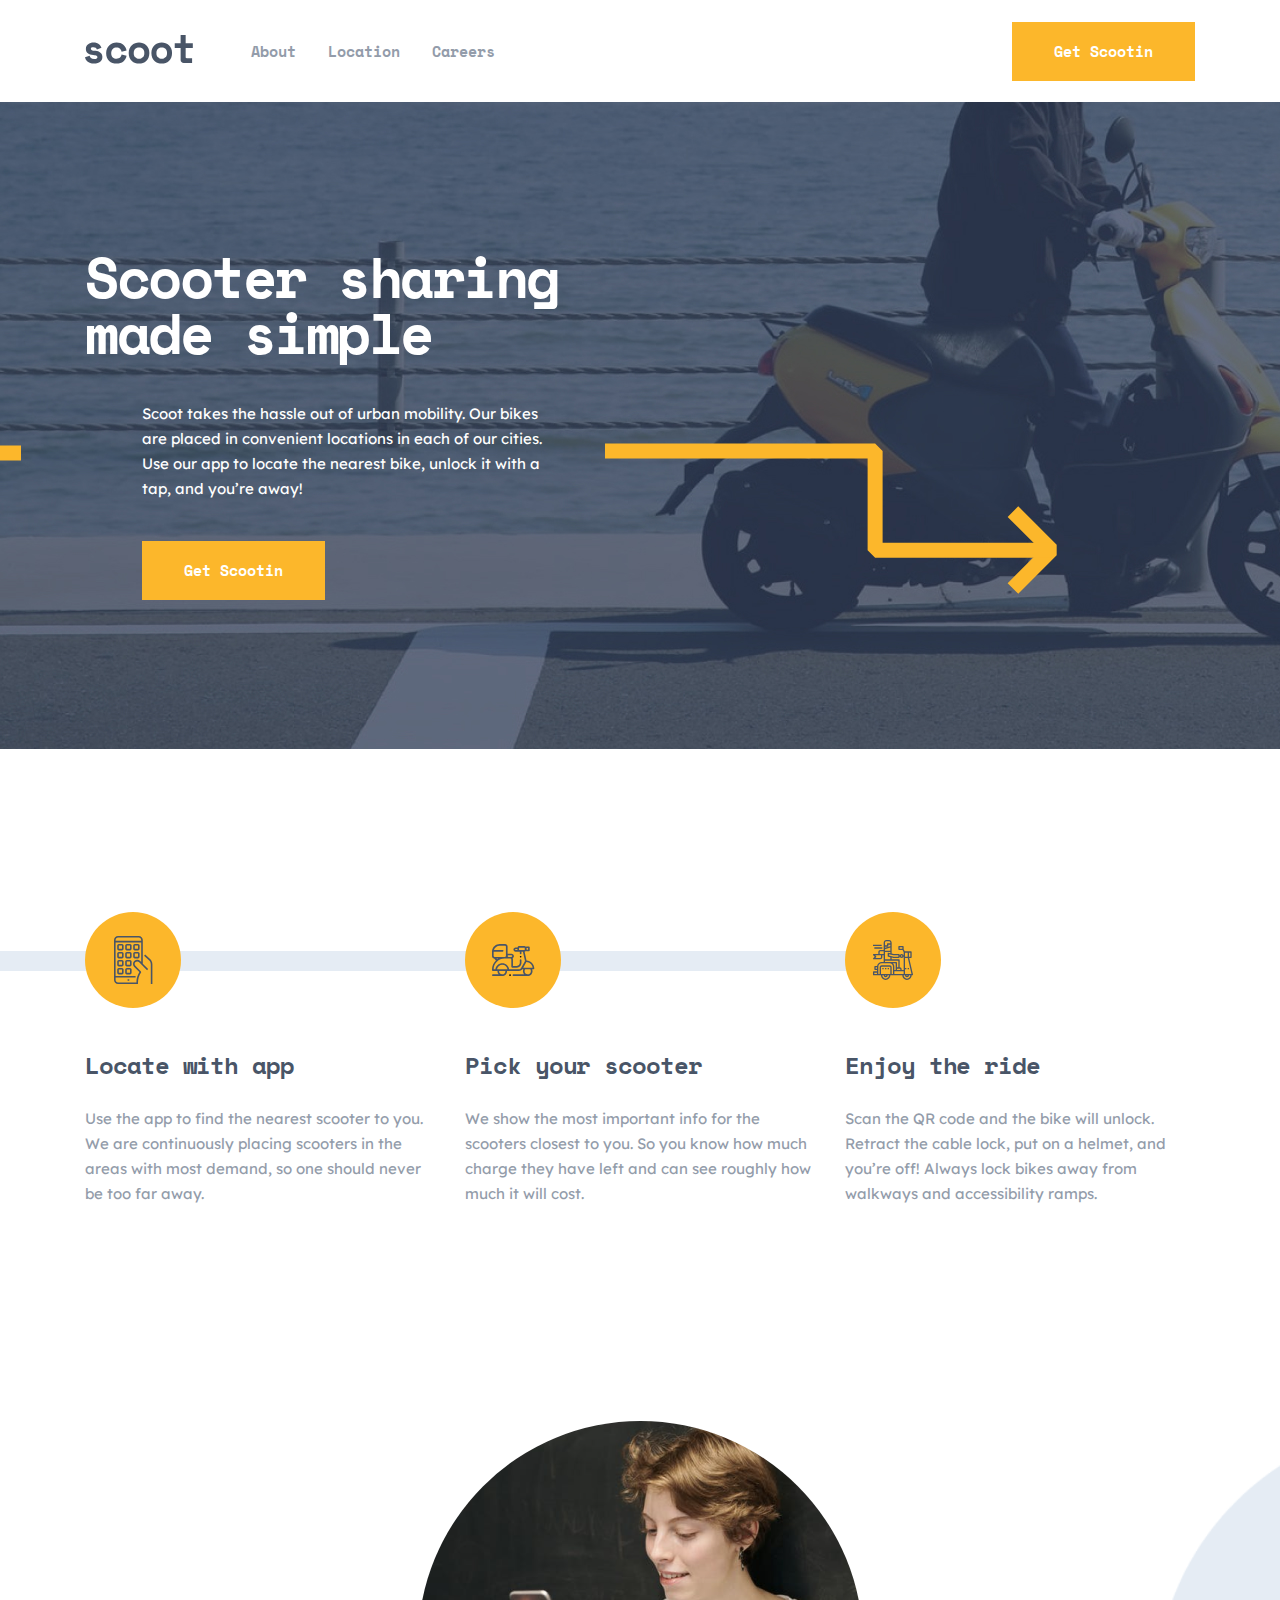
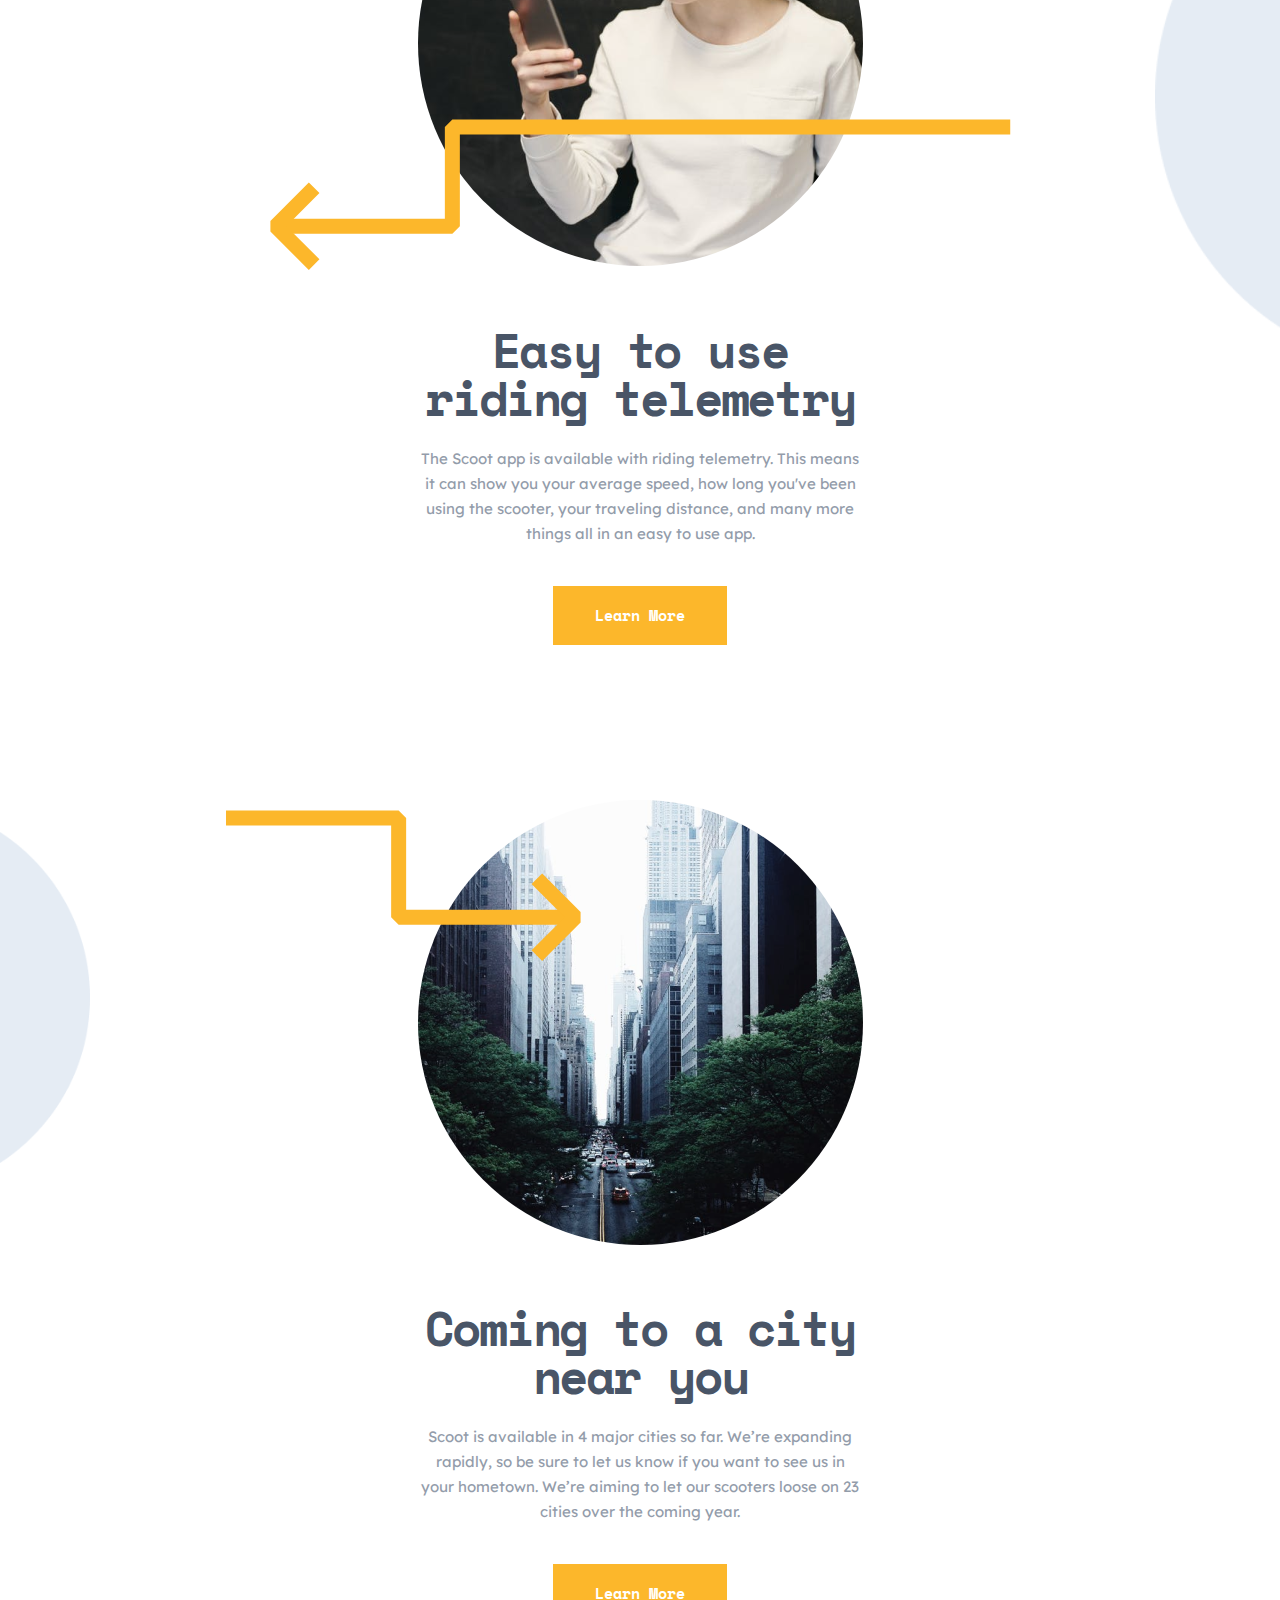
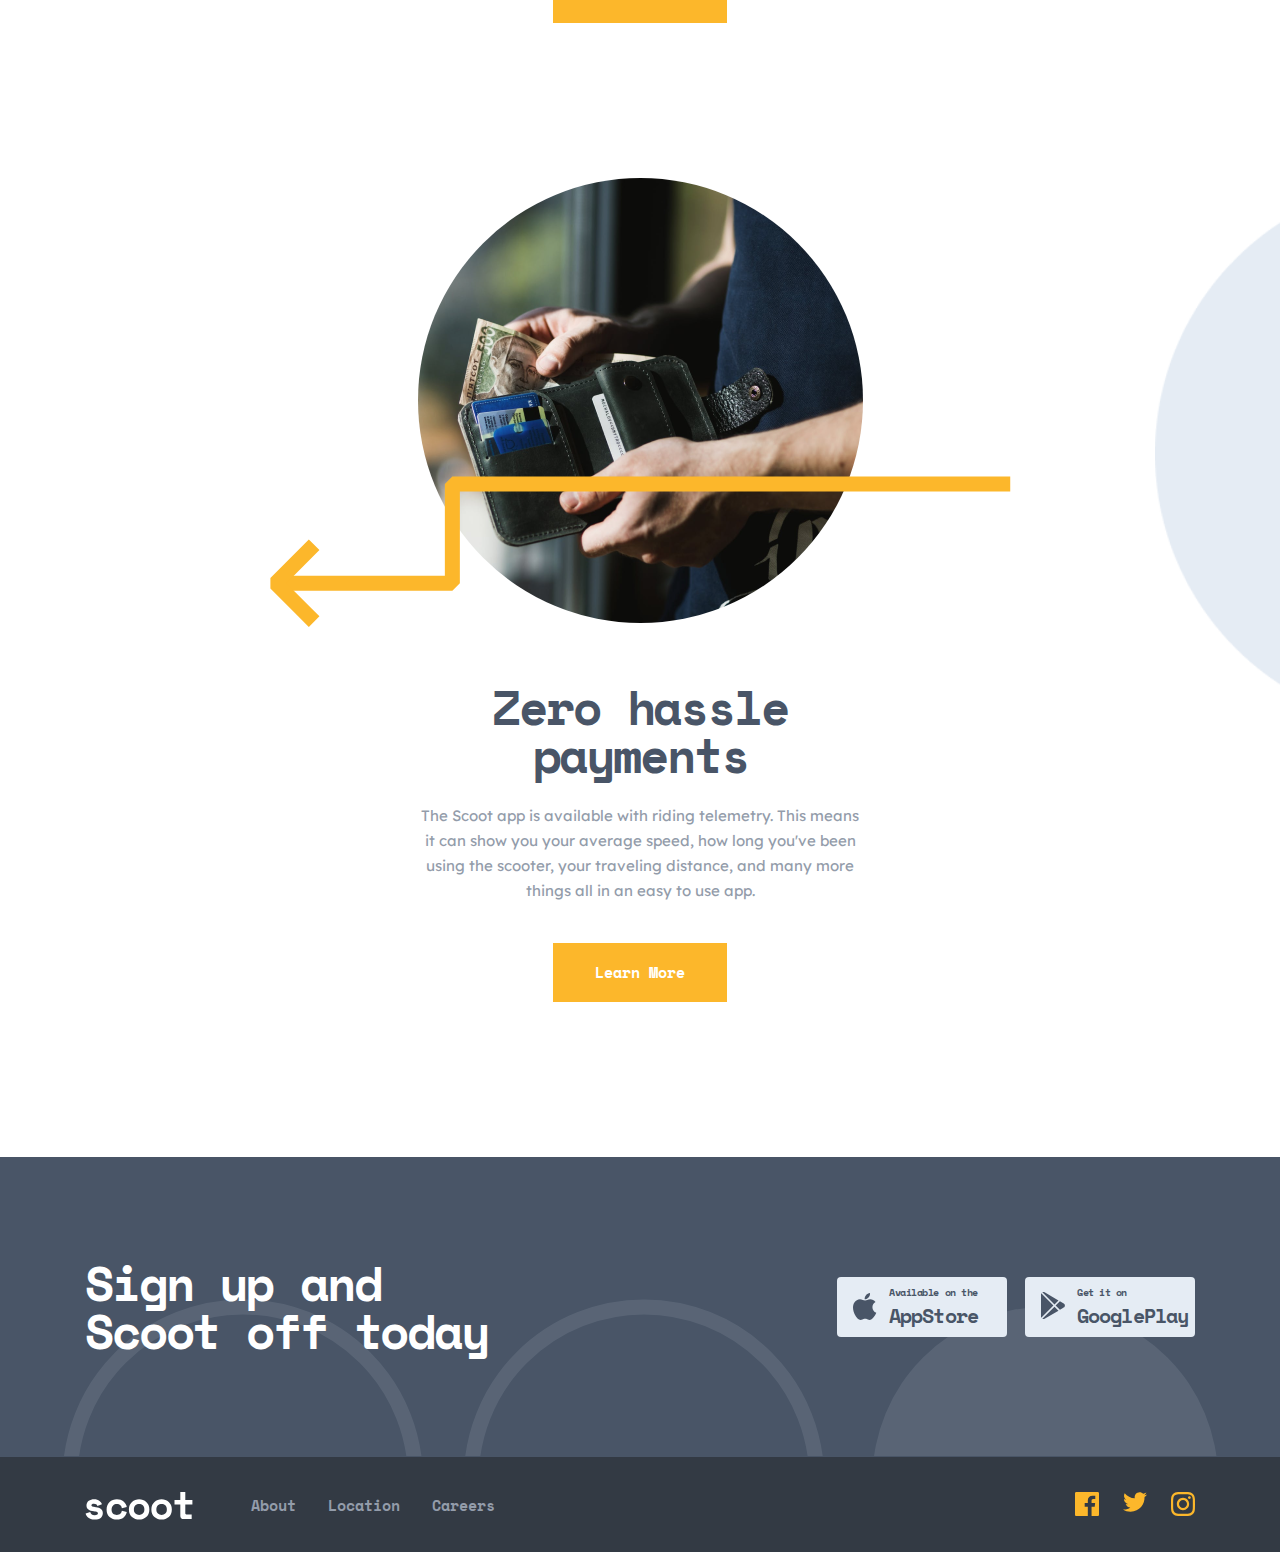
<file: index.html>
<!DOCTYPE html>
<html lang="en">

<head>
  <meta charset="UTF-8">
  <meta http-equiv="X-UA-Compatible" content="IE=edge">
  <meta name="viewport" content="width=device-width, initial-scale=1.0">
  <title>Dars-9</title>
  <link rel="stylesheet" href="./css/main.css">
</head>

<body>
  <header class="site-header">
    <div class="container site-header__container ">
      <div class="site-header__content">
        <button class="site-header__button">
          <img class="site-header__line" src="img/burger.svg" alt="burger" width="20" height="16">
          <img class="site-header__cross" src="img/burger-cross.svg" alt="burger-cross" width="18" height="18">
        </button>
        <a class="site-header__logo-wrap" href="#">
          <img class="site-header__logo" src="img/site-logo.svg" alt="logo" width="108" height="29">
        </a>
        <nav class="site-header__nav">
          <ul class="site-header__list">
            <li class="site-header__item">
              <a href="#" class="site-header__link">About</a>
            </li>
            <li class="site-header__item">
              <a href="#" class="site-header__link">Location</a>
            </li>
            <li class="site-header__item">
              <a href="#" class="site-header__link site-header__link--yellow">Careers</a>
            </li>
          </ul>
        </nav>
      </div>
      <a href="#" class="button site-header__main-link">Get Scootin</a>
    </div>
  </header>
  
  <main class="main">
    <h1 class="visually-hidden">Scooter</h1>
    <section class="hero hero__inner-container ">
      <div class="hero__container container">
        <div class="hero__wrapper ">
          <h2 class="hero__heading">Scooter sharing made simple</h2>
          <p class="hero__txt">
            Scoot takes the hassle out of urban mobility. Our bikes are placed in convenient locations in each of our
            cities. Use our app to locate the nearest bike,
            unlock it with a tap, and you’re away!
          </p>
          <a href="#" class="hero__btn button">Get Scootin</a>
        </div>
      </div>
    </section>
    
    <section class="step">
      <div class="step__container container">
        <ul class="step__list">
          <li class="step__item">
            <div class="step__item-img-wrap">
              <img class="step__item-img" src="img/phone.svg" alt="" width="96" height="96">
            </div>
            <h3 class="step__heading">Locate with app</h3>
            <p class="step__txt">
              Use the app to find the nearest scooter to you. We are continuously placing scooters
              in the areas with most demand, so one should never be too far away.
            </p>

          </li>
          <li class="step__item">
            <div class="step__item-img-wrap">
              <img class="step__item-img" src="img/moto.svg" alt="" width="96" height="96">
            </div>
            <h3 class="step__heading">Pick your scooter</h3>
            <p class="step__txt">
              We show the most important info for the scooters closest to you. So you know how much
              charge they have left and can see roughly how much it will cost.
            </p>
          </li>
          <li class="step__item">
            <div class="step__item-img-wrap">
              <img class="step__item-img" src="img/man.svg" alt="" width="96" height="96">
            </div>
            <h3 class="step__heading">Enjoy the ride</h3>
            <p class="step__txt">
              Scan the QR code and the bike will unlock. Retract the cable lock, put on a helmet, and you’re off!
              Always lock bikes away from walkways and accessibility ramps.
            </p>
          </li>
        </ul>
      </div>
    </section>
    
    <section class="use">
      <div class="use__container container">
        <div class="use__inner">
          <div class="use__content">
            <h2 class="use__heading">Easy to use riding telemetry</h2>
            <p class="use__txt">
              The Scoot app is available with riding telemetry. This means it can show you your average speed, how long
              you've been using the scooter,
              your traveling distance, and many more things all in an easy to use app.
            </p>
            <a href="#" class="button use__btn">Learn More</a>
          </div>
          <div class="use__img-wrapper">
            <img class="use__girl" src="img/last.png" alt="girl" width="445" height="445" srcset="img/opa@1x.png 1x , img/opa@2x.png 2x">
          </div>
          <div class="use__img-circle">
            <img class="use__mask" src="./img/Mask.png" alt="" width="125px">
          </div>
        </div>
        <div class="use__inner">
          <div class="use__img-wrapper">
            <img class="use__girl" src="img/tabiat.png" alt="girl" width="445" height="445" srcset="img/tabiatjon@1x.png 1x , img/tabiatjon@2x.png 2x">
          </div>
          <div class="use__img-circle">
            <img class="use__mask" src="./img/Maskk.png" alt="" width="125px">
          </div>
          <div class="use__content">
            <h2 class="use__heading">Coming to a city near you</h2>
            <p class="use__txt">
              Scoot is available in 4 major cities so far. We’re expanding rapidly, so be sure to let us know if you want to see us in your hometown. We’re aiming 
              to let our scooters loose on 23 cities over the coming year.
            </p>
            <a href="#" class="button use__btn">Learn More</a>
          </div>
        </div>
        <div class="use__inner">
          <div class="use__content">
            <h2 class="use__heading">Zero hassle payments</h2>
            <p class="use__txt">
              The Scoot app is available with riding telemetry. This means it can show you your average speed, how long
              you've been using the scooter,
              your traveling distance, and many more things all in an easy to use app.
            </p>
            <a href="#" class="button use__btn">Learn More</a>
          </div>
          <div class="use__img-wrapper">
            <img class="use__girl" src="img/dumaloqrasm.png" alt="girl" width="445" height="445" srcset="img/kashlok@1x.png 1x , img/kashlok@2x.png 2x">
          </div>
          <div class="use__img-circle">
            <img class="use__mask" src="./img/Mask.png" alt="" width="125px">
          </div>
        </div>
      </div>
    </section>
    
    <section class="sign-up">
      <div class="sign-up__container container">
        <h2 class="sign-up__heading">Sign up and Scoot off today</h2>
        <div class="sign-up__content">
          <a href="#" class="sign-up__link">
            <img src="img/apple.svg" alt="" width="24" height="21">
            <span class="sign-up__span">
              <p class="sign-up__link-txt">Available on the</p>
              <p class="sign-up__link--desc">AppStore</p>
            </span>
            <a href="#" class="sign-up__link">
              <img src="img/playmarket.svg" alt="" width="24" height="21">
              <div class="sign-up__span">
                <p class="sign-up__link-txt">Get it on</p>
                <p class="sign-up__link--desc">GooglePlay</p>
              </div>
            </a>
          </a>
        </div>
      </div>  
    </section>
  </main>
  
  <footer class="footer">
    <div class="footer_container container">
      <div class="footer__helper">
        <img class="footer__logo" src="img/logowhite.svg" alt="" width="108" height="29">
        <nav class="footer__nav">
          <ul class="footer__list">
            <li class="footer__item">
              <a href="#" class="footer__link">About</a>
            </li>
            <li class="footer__item">
              <a href="#" class="footer__link">Location</a>
            </li>
            <li class="footer__item">
              <a href="#" class="footer__link">Careers</a>
            </li>
          </ul>
        </nav>
      </div>
      <ul class="footer-social__network">
        <li class="footer-social__item">
          <a href="#" class="footer-social__wrapper">
            <img src="img/facebook.svg" alt="" width="24" height="24">
          </a>
        </li>
        <li class="footer-social__item">
          <a href="#" class="footer-social__wrapper">
            <img src="img/twitter.svg" alt="" width="24" height="24">
          </a>
        </li>
        <li class="footer-social__item">
          <a href="#" class="footer-social__wrapper">
            <img src="img/instagram.svg" alt="" width="24" height="24">
          </a>
        </li>
      </ul>
    </div>
  </footer>
  <script src="js/main.js"></script>
</body>

</html>
</file>
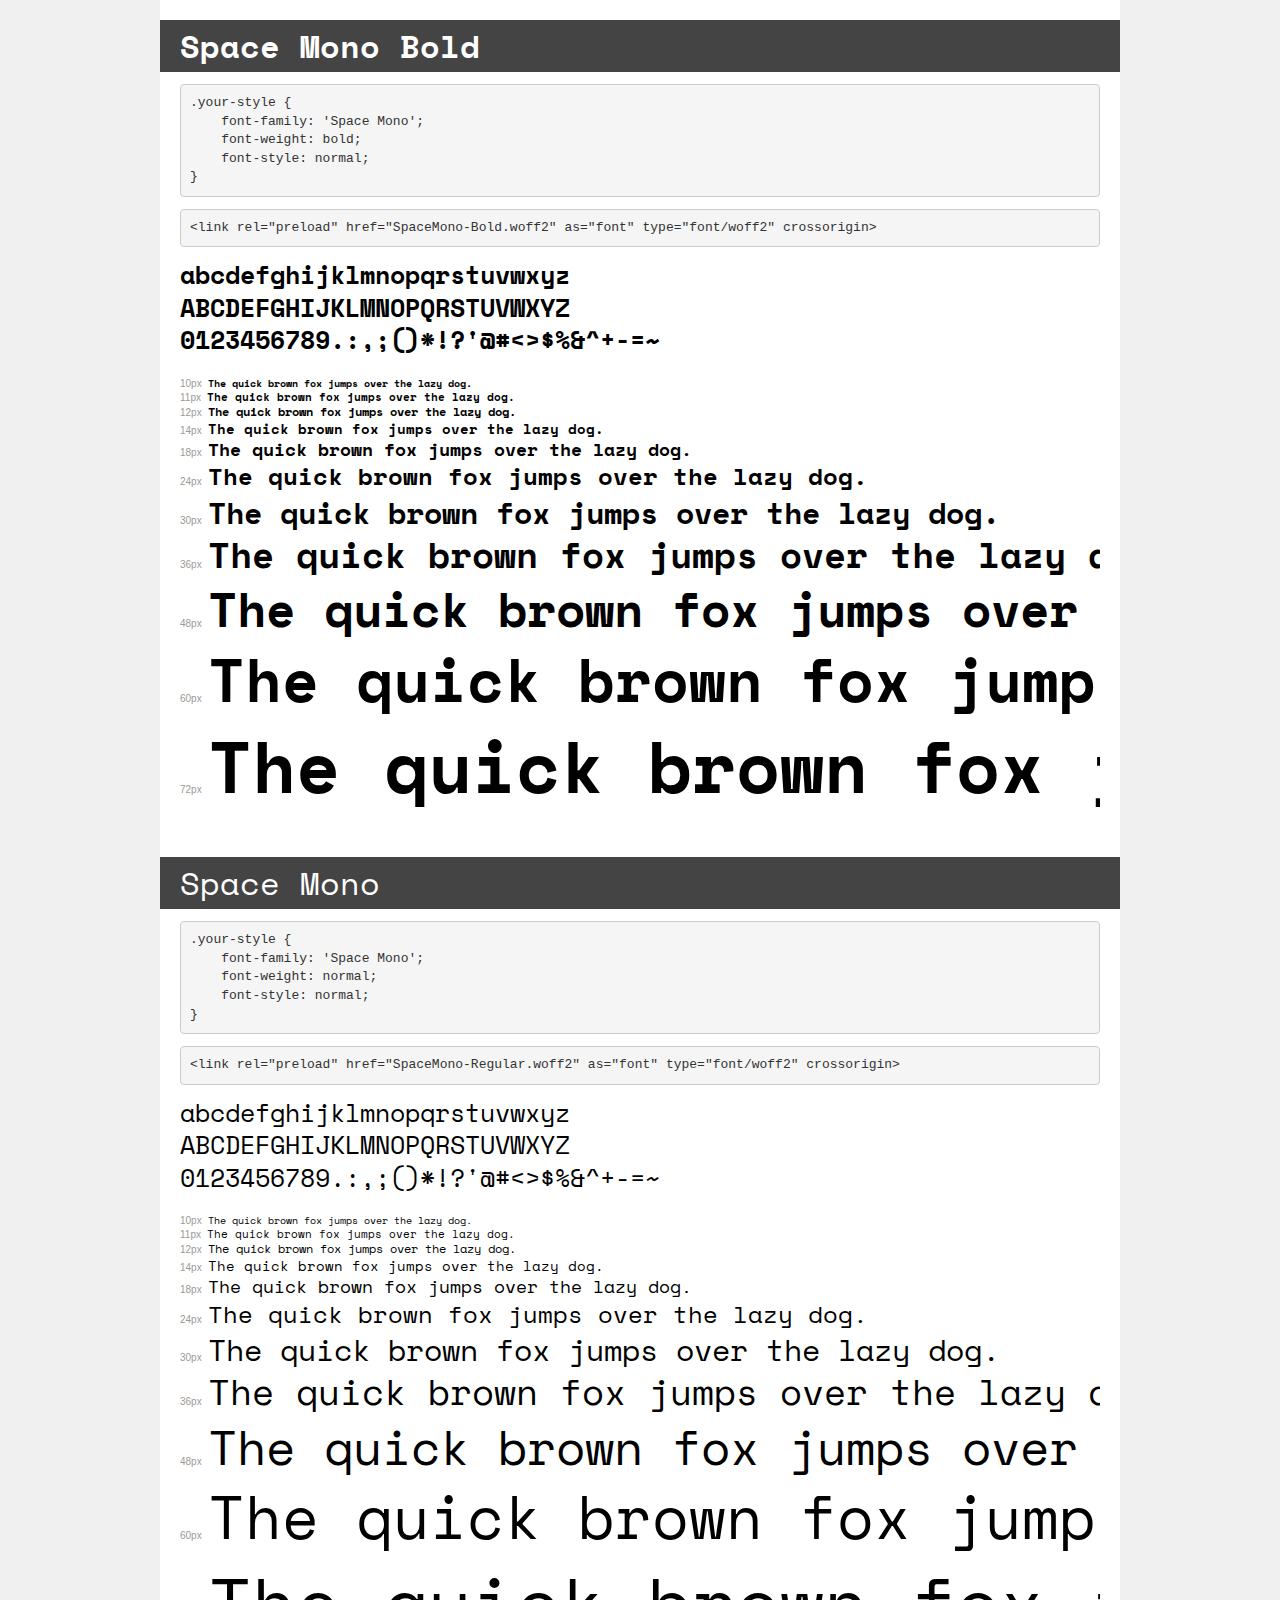
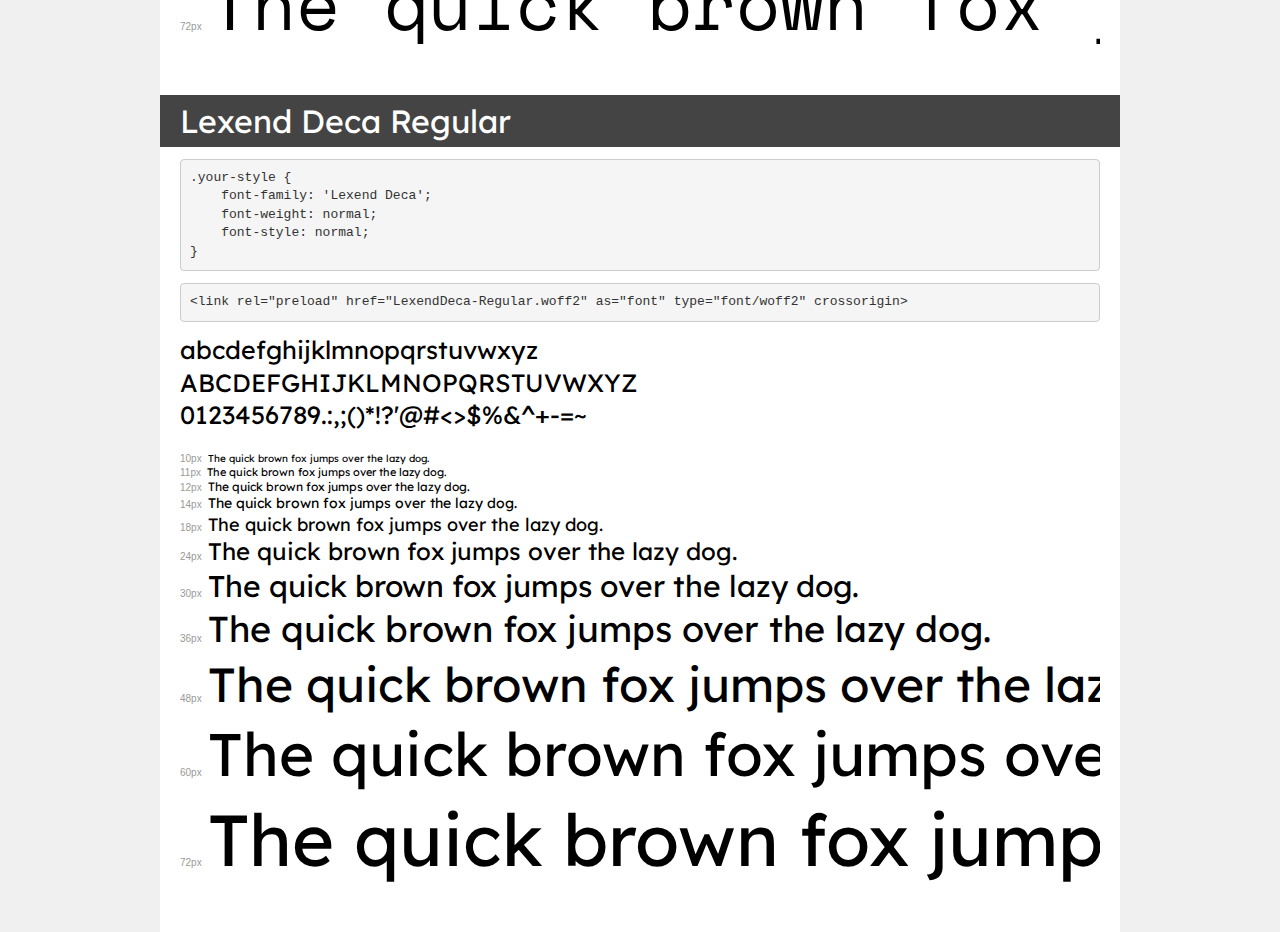
<file: fonts/demo.html>
<!DOCTYPE html>
<html lang="en">
<head>
    <meta charset="utf-8">
    <meta http-equiv="X-UA-Compatible" content="IE=edge">
    <meta name="viewport" content="width=device-width, initial-scale=1">
    <meta name="robots" content="noindex, noarchive">
    <meta name="format-detection" content="telephone=no">
    <title>Transfonter demo</title>
    <link href="stylesheet.css" rel="stylesheet">
    <style>
        /*
        http://meyerweb.com/eric/tools/css/reset/
        v2.0 | 20110126
        License: none (public domain)
        */
        html, body, div, span, applet, object, iframe,
        h1, h2, h3, h4, h5, h6, p, blockquote, pre,
        a, abbr, acronym, address, big, cite, code,
        del, dfn, em, img, ins, kbd, q, s, samp,
        small, strike, strong, sub, sup, tt, var,
        b, u, i, center,
        dl, dt, dd, ol, ul, li,
        fieldset, form, label, legend,
        table, caption, tbody, tfoot, thead, tr, th, td,
        article, aside, canvas, details, embed,
        figure, figcaption, footer, header, hgroup,
        menu, nav, output, ruby, section, summary,
        time, mark, audio, video {
            margin: 0;
            padding: 0;
            border: 0;
            font-size: 100%;
            font: inherit;
            vertical-align: baseline;
        }
        /* HTML5 display-role reset for older browsers */
        article, aside, details, figcaption, figure,
        footer, header, hgroup, menu, nav, section {
            display: block;
        }
        body {
            line-height: 1;
        }
        ol, ul {
            list-style: none;
        }
        blockquote, q {
            quotes: none;
        }
        blockquote:before, blockquote:after,
        q:before, q:after {
            content: '';
            content: none;
        }
        table {
            border-collapse: collapse;
            border-spacing: 0;
        }
        /* demo styles */
        body {
            background: #f0f0f0;
            color: #000;
        }
        .page {
            background: #fff;
            width: 920px;
            margin: 0 auto;
            padding: 20px 20px 0 20px;
            overflow: hidden;
        }
        .font-container {
            overflow-x: auto;
            overflow-y: hidden;
            margin-bottom: 40px;
            line-height: 1.3;
            white-space: nowrap;
            padding-bottom: 5px;
        }
        h1 {
            position: relative;
            background: #444;
            font-size: 32px;
            color: #fff;
            padding: 10px 20px;
            margin: 0 -20px 12px -20px;
        }
        .letters {
            font-size: 25px;
            margin-bottom: 20px;
        }
        .s10:before {
            content: '10px';
        }
        .s11:before {
            content: '11px';
        }
        .s12:before {
            content: '12px';
        }
        .s14:before {
            content: '14px';
        }
        .s18:before {
            content: '18px';
        }
        .s24:before {
            content: '24px';
        }
        .s30:before {
            content: '30px';
        }
        .s36:before {
            content: '36px';
        }
        .s48:before {
            content: '48px';
        }
        .s60:before {
            content: '60px';
        }
        .s72:before {
            content: '72px';
        }
        .s10:before, .s11:before, .s12:before, .s14:before,
        .s18:before, .s24:before, .s30:before, .s36:before,
        .s48:before, .s60:before, .s72:before {
            font-family: Arial, sans-serif;
            font-size: 10px;
            font-weight: normal;
            font-style: normal;
            color: #999;
            padding-right: 6px;
        }
        pre {
            display: block;
            padding: 9px;
            margin: 0 0 12px;
            font-family: Monaco, Menlo, Consolas, "Courier New", monospace;
            font-size: 13px;
            line-height: 1.428571429;
            color: #333;
            font-weight: normal;
            font-style: normal;
            background-color: #f5f5f5;
            border: 1px solid #ccc;
            overflow-x: auto;
            border-radius: 4px;
        }
        /* responsive */
        @media (max-width: 959px) {
            .page {
                width: auto;
                margin: 0;
            }
        }
    </style>
</head>
<body>
<div class="page">
    <div class="demo">
        <h1 style="font-family: 'Space Mono'; font-weight: bold; font-style: normal;">Space Mono Bold</h1>
        <pre title="Usage">.your-style {
    font-family: 'Space Mono';
    font-weight: bold;
    font-style: normal;
}</pre>
        <pre title="Preload (optional)">
&lt;link rel=&quot;preload&quot; href=&quot;SpaceMono-Bold.woff2&quot; as=&quot;font&quot; type=&quot;font/woff2&quot; crossorigin&gt;</pre>
        <div class="font-container" style="font-family: 'Space Mono'; font-weight: bold; font-style: normal;">
            <p class="letters">
                abcdefghijklmnopqrstuvwxyz<br>
ABCDEFGHIJKLMNOPQRSTUVWXYZ<br>
                0123456789.:,;()*!?'@#&lt;&gt;$%&^+-=~
            </p>
            <p class="s10" style="font-size: 10px;">The quick brown fox jumps over the lazy dog.</p>
            <p class="s11" style="font-size: 11px;">The quick brown fox jumps over the lazy dog.</p>
            <p class="s12" style="font-size: 12px;">The quick brown fox jumps over the lazy dog.</p>
            <p class="s14" style="font-size: 14px;">The quick brown fox jumps over the lazy dog.</p>
            <p class="s18" style="font-size: 18px;">The quick brown fox jumps over the lazy dog.</p>
            <p class="s24" style="font-size: 24px;">The quick brown fox jumps over the lazy dog.</p>
            <p class="s30" style="font-size: 30px;">The quick brown fox jumps over the lazy dog.</p>
            <p class="s36" style="font-size: 36px;">The quick brown fox jumps over the lazy dog.</p>
            <p class="s48" style="font-size: 48px;">The quick brown fox jumps over the lazy dog.</p>
            <p class="s60" style="font-size: 60px;">The quick brown fox jumps over the lazy dog.</p>
            <p class="s72" style="font-size: 72px;">The quick brown fox jumps over the lazy dog.</p>
        </div>
    </div>

    <div class="demo">
        <h1 style="font-family: 'Space Mono'; font-weight: normal; font-style: normal;">Space Mono</h1>
        <pre title="Usage">.your-style {
    font-family: 'Space Mono';
    font-weight: normal;
    font-style: normal;
}</pre>
        <pre title="Preload (optional)">
&lt;link rel=&quot;preload&quot; href=&quot;SpaceMono-Regular.woff2&quot; as=&quot;font&quot; type=&quot;font/woff2&quot; crossorigin&gt;</pre>
        <div class="font-container" style="font-family: 'Space Mono'; font-weight: normal; font-style: normal;">
            <p class="letters">
                abcdefghijklmnopqrstuvwxyz<br>
ABCDEFGHIJKLMNOPQRSTUVWXYZ<br>
                0123456789.:,;()*!?'@#&lt;&gt;$%&^+-=~
            </p>
            <p class="s10" style="font-size: 10px;">The quick brown fox jumps over the lazy dog.</p>
            <p class="s11" style="font-size: 11px;">The quick brown fox jumps over the lazy dog.</p>
            <p class="s12" style="font-size: 12px;">The quick brown fox jumps over the lazy dog.</p>
            <p class="s14" style="font-size: 14px;">The quick brown fox jumps over the lazy dog.</p>
            <p class="s18" style="font-size: 18px;">The quick brown fox jumps over the lazy dog.</p>
            <p class="s24" style="font-size: 24px;">The quick brown fox jumps over the lazy dog.</p>
            <p class="s30" style="font-size: 30px;">The quick brown fox jumps over the lazy dog.</p>
            <p class="s36" style="font-size: 36px;">The quick brown fox jumps over the lazy dog.</p>
            <p class="s48" style="font-size: 48px;">The quick brown fox jumps over the lazy dog.</p>
            <p class="s60" style="font-size: 60px;">The quick brown fox jumps over the lazy dog.</p>
            <p class="s72" style="font-size: 72px;">The quick brown fox jumps over the lazy dog.</p>
        </div>
    </div>

    <div class="demo">
        <h1 style="font-family: 'Lexend Deca'; font-weight: normal; font-style: normal;">Lexend Deca Regular</h1>
        <pre title="Usage">.your-style {
    font-family: 'Lexend Deca';
    font-weight: normal;
    font-style: normal;
}</pre>
        <pre title="Preload (optional)">
&lt;link rel=&quot;preload&quot; href=&quot;LexendDeca-Regular.woff2&quot; as=&quot;font&quot; type=&quot;font/woff2&quot; crossorigin&gt;</pre>
        <div class="font-container" style="font-family: 'Lexend Deca'; font-weight: normal; font-style: normal;">
            <p class="letters">
                abcdefghijklmnopqrstuvwxyz<br>
ABCDEFGHIJKLMNOPQRSTUVWXYZ<br>
                0123456789.:,;()*!?'@#&lt;&gt;$%&^+-=~
            </p>
            <p class="s10" style="font-size: 10px;">The quick brown fox jumps over the lazy dog.</p>
            <p class="s11" style="font-size: 11px;">The quick brown fox jumps over the lazy dog.</p>
            <p class="s12" style="font-size: 12px;">The quick brown fox jumps over the lazy dog.</p>
            <p class="s14" style="font-size: 14px;">The quick brown fox jumps over the lazy dog.</p>
            <p class="s18" style="font-size: 18px;">The quick brown fox jumps over the lazy dog.</p>
            <p class="s24" style="font-size: 24px;">The quick brown fox jumps over the lazy dog.</p>
            <p class="s30" style="font-size: 30px;">The quick brown fox jumps over the lazy dog.</p>
            <p class="s36" style="font-size: 36px;">The quick brown fox jumps over the lazy dog.</p>
            <p class="s48" style="font-size: 48px;">The quick brown fox jumps over the lazy dog.</p>
            <p class="s60" style="font-size: 60px;">The quick brown fox jumps over the lazy dog.</p>
            <p class="s72" style="font-size: 72px;">The quick brown fox jumps over the lazy dog.</p>
        </div>
    </div>

</div>
</body>
</html>
</file>
<file: fonts/stylesheet.css>
@font-face {
    font-family: 'Space Mono';
    src: url('SpaceMono-Bold.woff2') format('woff2'),
        url('SpaceMono-Bold.woff') format('woff');
    font-weight: bold;
    font-style: normal;
    font-display: swap;
}

@font-face {
    font-family: 'Space Mono';
    src: url('SpaceMono-Regular.woff2') format('woff2'),
        url('SpaceMono-Regular.woff') format('woff');
    font-weight: normal;
    font-style: normal;
    font-display: swap;
}

@font-face {
    font-family: 'Lexend Deca';
    src: url('LexendDeca-Regular.woff2') format('woff2'),
        url('LexendDeca-Regular.woff') format('woff');
    font-weight: normal;
    font-style: normal;
    font-display: swap;
}
</file>
<file: css/main.css>
/*! normalize.css v8.0.1 | MIT License | github.com/necolas/normalize.css */
/* Document
   ========================================================================== */
/**
 * 1. Correct the line height in all browsers.
 * 2. Prevent adjustments of font size after orientation changes in iOS.
 */
html {
  line-height: 1.15;
  /* 1 */
  -webkit-text-size-adjust: 100%;
  /* 2 */
}

/* Sections
   ========================================================================== */
/**
 * Remove the margin in all browsers.
 */
body {
  margin: 0;
}

/**
 * Render the `main` element consistently in IE.
 */
main {
  display: block;
}

/**
 * Correct the font size and margin on `h1` elements within `section` and
 * `article` contexts in Chrome, Firefox, and Safari.
 */
h1 {
  font-size: 2em;
  margin: 0.67em 0;
}

/* Grouping content
   ========================================================================== */
/**
 * 1. Add the correct box sizing in Firefox.
 * 2. Show the overflow in Edge and IE.
 */
hr {
  -webkit-box-sizing: content-box;
          box-sizing: content-box;
  /* 1 */
  height: 0;
  /* 1 */
  overflow: visible;
  /* 2 */
}

/**
 * 1. Correct the inheritance and scaling of font size in all browsers.
 * 2. Correct the odd `em` font sizing in all browsers.
 */
pre {
  font-family: monospace, monospace;
  /* 1 */
  font-size: 1em;
  /* 2 */
}

/* Text-level semantics
   ========================================================================== */
/**
 * Remove the gray background on active links in IE 10.
 */
a {
  background-color: transparent;
}

/**
 * 1. Remove the bottom border in Chrome 57-
 * 2. Add the correct text decoration in Chrome, Edge, IE, Opera, and Safari.
 */
abbr[title] {
  border-bottom: none;
  /* 1 */
  text-decoration: underline;
  /* 2 */
  -webkit-text-decoration: underline dotted;
          text-decoration: underline dotted;
  /* 2 */
}

/**
 * Add the correct font weight in Chrome, Edge, and Safari.
 */
b,
strong {
  font-weight: bolder;
}

/**
 * 1. Correct the inheritance and scaling of font size in all browsers.
 * 2. Correct the odd `em` font sizing in all browsers.
 */
code,
kbd,
samp {
  font-family: monospace, monospace;
  /* 1 */
  font-size: 1em;
  /* 2 */
}

/**
 * Add the correct font size in all browsers.
 */
small {
  font-size: 80%;
}

/**
 * Prevent `sub` and `sup` elements from affecting the line height in
 * all browsers.
 */
sub,
sup {
  font-size: 75%;
  line-height: 0;
  position: relative;
  vertical-align: baseline;
}

sub {
  bottom: -0.25em;
}

sup {
  top: -0.5em;
}

/* Embedded content
   ========================================================================== */
/**
 * Remove the border on images inside links in IE 10.
 */
img {
  border-style: none;
}

/* Forms
   ========================================================================== */
/**
 * 1. Change the font styles in all browsers.
 * 2. Remove the margin in Firefox and Safari.
 */
button,
input,
optgroup,
select,
textarea {
  font-family: inherit;
  /* 1 */
  font-size: 100%;
  /* 1 */
  line-height: 1.15;
  /* 1 */
  margin: 0;
  /* 2 */
}

/**
 * Show the overflow in IE.
 * 1. Show the overflow in Edge.
 */
button,
input {
  /* 1 */
  overflow: visible;
}

/**
 * Remove the inheritance of text transform in Edge, Firefox, and IE.
 * 1. Remove the inheritance of text transform in Firefox.
 */
button,
select {
  /* 1 */
  text-transform: none;
}

/**
 * Correct the inability to style clickable types in iOS and Safari.
 */
button,
[type="button"],
[type="reset"],
[type="submit"] {
  -webkit-appearance: button;
}

/**
 * Remove the inner border and padding in Firefox.
 */
button::-moz-focus-inner,
[type="button"]::-moz-focus-inner,
[type="reset"]::-moz-focus-inner,
[type="submit"]::-moz-focus-inner {
  border-style: none;
  padding: 0;
}

/**
 * Restore the focus styles unset by the previous rule.
 */
button:-moz-focusring,
[type="button"]:-moz-focusring,
[type="reset"]:-moz-focusring,
[type="submit"]:-moz-focusring {
  outline: 1px dotted ButtonText;
}

/**
 * Correct the padding in Firefox.
 */
fieldset {
  padding: 0.35em 0.75em 0.625em;
}

/**
 * 1. Correct the text wrapping in Edge and IE.
 * 2. Correct the color inheritance from `fieldset` elements in IE.
 * 3. Remove the padding so developers are not caught out when they zero out
 *    `fieldset` elements in all browsers.
 */
legend {
  -webkit-box-sizing: border-box;
          box-sizing: border-box;
  /* 1 */
  color: inherit;
  /* 2 */
  display: table;
  /* 1 */
  max-width: 100%;
  /* 1 */
  padding: 0;
  /* 3 */
  white-space: normal;
  /* 1 */
}

/**
 * Add the correct vertical alignment in Chrome, Firefox, and Opera.
 */
progress {
  vertical-align: baseline;
}

/**
 * Remove the default vertical scrollbar in IE 10+.
 */
textarea {
  overflow: auto;
}

/**
 * 1. Add the correct box sizing in IE 10.
 * 2. Remove the padding in IE 10.
 */
[type="checkbox"],
[type="radio"] {
  -webkit-box-sizing: border-box;
          box-sizing: border-box;
  /* 1 */
  padding: 0;
  /* 2 */
}

/**
 * Correct the cursor style of increment and decrement buttons in Chrome.
 */
[type="number"]::-webkit-inner-spin-button,
[type="number"]::-webkit-outer-spin-button {
  height: auto;
}

/**
 * 1. Correct the odd appearance in Chrome and Safari.
 * 2. Correct the outline style in Safari.
 */
[type="search"] {
  -webkit-appearance: textfield;
  /* 1 */
  outline-offset: -2px;
  /* 2 */
}

/**
 * Remove the inner padding in Chrome and Safari on macOS.
 */
[type="search"]::-webkit-search-decoration {
  -webkit-appearance: none;
}

/**
 * 1. Correct the inability to style clickable types in iOS and Safari.
 * 2. Change font properties to `inherit` in Safari.
 */
::-webkit-file-upload-button {
  -webkit-appearance: button;
  /* 1 */
  font: inherit;
  /* 2 */
}

/* Interactive
   ========================================================================== */
/*
 * Add the correct display in Edge, IE 10+, and Firefox.
 */
details {
  display: block;
}

/*
 * Add the correct display in all browsers.
 */
summary {
  display: list-item;
}

/* Misc
   ========================================================================== */
/**
 * Add the correct display in IE 10+.
 */
template {
  display: none;
}

/**
 * Add the correct display in IE 10.
 */
[hidden] {
  display: none;
}

/* FONTS */
@font-face {
  font-family: 'Space Mono';
  src: url("../fonts/SpaceMono-Bold.woff2") format("woff2"), url("../fonts/SpaceMono-Bold.woff") format("woff");
  font-weight: bold;
  font-style: normal;
  font-display: swap;
}

@font-face {
  font-family: 'Space Mono';
  src: url("../fonts/SpaceMono-Regular.woff2") format("woff2"), url("../fonts/SpaceMono-Regular.woff") format("woff");
  font-weight: normal;
  font-style: normal;
  font-display: swap;
}

@font-face {
  font-family: 'Lexend Deca';
  src: url("../fonts/LexendDeca-Regular.woff2") format("woff2"), url("../fonts/LexendDeca-Regular.woff") format("woff");
  font-weight: normal;
  font-style: normal;
  font-display: swap;
}

/* GENERAL */
html {
  -webkit-box-sizing: border-box;
          box-sizing: border-box;
  height: 100%;
  scroll-behavior: smooth;
}

*,
*::before,
*::after {
  -webkit-box-sizing: inherit;
          box-sizing: inherit;
}

body {
  display: -webkit-box;
  display: -ms-flexbox;
  display: flex;
  -webkit-box-orient: vertical;
  -webkit-box-direction: normal;
      -ms-flex-direction: column;
          flex-direction: column;
  height: 100%;
  padding: 0;
  margin: 0;
  overflow: visible;
  font-family: 'Lexend Deca', sans-serif;
  background-color: #fff;
}

h1,
h2,
h3,
h4,
h5,
h6 {
  font-family: 'Space Mono';
}

img {
  max-width: 100%;
  height: auto;
}

.button {
  font-family: 'Space Mono';
  text-decoration: none;
  padding: 14px 39px;
  background-color: #FCB72B;
  font-style: normal;
  font-weight: 700;
  font-size: 15px;
  line-height: 25px;
  text-align: center;
  color: #FFFFFF;
  border: 3px solid #FCB72B;
  display: inline-block;
}

.button:hover {
  color: #FCB72B;
  background-color: #FFFFFF;
  background: transparent;
  color: #FCB72B;
  -webkit-box-shadow: 0 0 0 3px #FCB72B inset;
          box-shadow: 0 0 0 3px #FCB72B inset;
}

svg {
  height: 24px;
  width: 24px;
}

/*CONTAINER*/
.container {
  width: 100%;
  max-width: 1150px;
  margin: 0 auto;
  padding-left: 20px;
  padding-right: 20px;
}

.hero__inner-container {
  width: 100%;
  max-width: 1440px;
  margin: 0 auto;
}

/* VISUALLY-HIDDEN */
.visually-hidden {
  position: absolute;
  width: 1px;
  height: 1px;
  margin: -1px;
  border: 0;
  padding: 0;
  clip: rect(0 0 0 0);
  overflow: hidden;
}

.site-header {
  padding-top: 22px;
  padding-bottom: 21px;
  position: fixed;
  width: 100%;
  background-color: #FFFFFF;
  z-index: 100;
}

.site-header__container {
  display: -webkit-box;
  display: -ms-flexbox;
  display: flex;
  -webkit-box-align: center;
      -ms-flex-align: center;
          align-items: center;
  -webkit-box-pack: justify;
      -ms-flex-pack: justify;
          justify-content: space-between;
}

.site-header__content {
  display: -webkit-box;
  display: -ms-flexbox;
  display: flex;
  -webkit-box-align: center;
      -ms-flex-align: center;
          align-items: center;
}

.site-header__nav {
  margin-left: 58px;
}

.site-header__list {
  margin: 0;
  padding: 0;
  list-style: none;
  display: -webkit-box;
  display: -ms-flexbox;
  display: flex;
  gap: 32px;
}

.site-header__link {
  font-family: 'Space Mono';
  font-style: normal;
  font-weight: 700;
  font-size: 15px;
  line-height: 25px;
  color: #939CAA;
  text-decoration: none;
}

.site-header__link:hover {
  color: #FCB72B;
}

.site-header__button {
  display: none;
}

@media only screen and (max-width: 700px) {
  .site-header {
    padding-top: 24px;
    padding-bottom: 47px;
  }
  .site-header__container {
    display: -webkit-box;
    display: -ms-flexbox;
    display: flex;
    -webkit-box-orient: vertical;
    -webkit-box-direction: normal;
        -ms-flex-direction: column;
            flex-direction: column;
    -webkit-box-pack: start;
        -ms-flex-pack: start;
            justify-content: flex-start;
    position: relative;
  }
  .site-header__content {
    display: -webkit-box;
    display: -ms-flexbox;
    display: flex;
    -webkit-box-align: center;
        -ms-flex-align: center;
            align-items: center;
  }
  .site-header__nav {
    margin-left: 58px;
    display: none;
  }
  .site-header__list {
    margin: 0;
    padding: 0;
    list-style: none;
    display: -webkit-box;
    display: -ms-flexbox;
    display: flex;
    gap: 32px;
  }
  .site-header__link {
    font-family: 'Space Mono';
    font-style: normal;
    font-weight: 700;
    font-size: 18px;
    line-height: 25px;
    color: #E5ECF4;
  }
  .site-header__main-link {
    display: none;
  }
  .site-header__button {
    display: -webkit-box;
    display: -ms-flexbox;
    display: flex;
    -webkit-box-align: center;
        -ms-flex-align: center;
            align-items: center;
    background: none;
    color: inherit;
    border: none;
    padding: 0;
    font: inherit;
    cursor: pointer;
    outline: inherit;
  }
  .site-header__line {
    display: block;
    position: absolute;
    left: 32px;
  }
  .site-header__cross {
    display: none;
  }
  .site-header__container--active .site-header__container {
    position: relative;
  }
  .site-header__container--active .site-header__nav {
    display: block;
    position: absolute;
    left: -8px;
    top: 100%;
    margin: 0;
    padding-top: 64px;
    max-width: 256px;
    width: 100%;
    background-color: #333A44;
    height: calc(100vh - 100%);
    padding-left: 32px;
    margin-top: 23px;
    -webkit-box-shadow: 0 5000px 0 5000px rgba(0, 0, 0, 0.75);
            box-shadow: 0 5000px 0 5000px rgba(0, 0, 0, 0.75);
  }
  .site-header__container--active .site-header__line {
    display: none;
  }
  .site-header__container--active .site-header__cross {
    display: block;
    display: block;
    position: absolute;
    left: 32px;
  }
  .site-header__container--active .site-header__list {
    -webkit-box-orient: vertical;
    -webkit-box-direction: normal;
        -ms-flex-direction: column;
            flex-direction: column;
    gap: 24px;
  }
  .site-header__container--active .site-header__main-link {
    position: absolute;
    display: block;
    bottom: -500px;
    left: 32px;
  }
}

.hero {
  margin-top: 96px;
}

.hero__inner-container {
  background-image: url("../img/hero-bckg.jpg");
  padding-top: 153px;
  padding-bottom: 152px;
  background-repeat: no-repeat;
  background-position: center;
}

.hero__wrapper {
  max-width: 500px;
}

.hero__heading {
  font-family: 'Space Mono';
  font-style: normal;
  font-weight: 700;
  font-size: 56px;
  line-height: 56px;
  letter-spacing: -2.5px;
  color: #FFFFFF;
  margin: 0;
  margin-bottom: 40px;
}

.hero__txt {
  position: relative;
  font-style: normal;
  font-weight: 400;
  font-size: 15px;
  line-height: 25px;
  color: #FFFFFF;
  max-width: 480px;
  margin: 0;
  margin-bottom: 40px;
  padding-left: 57px;
}

.hero .hero__txt::before {
  content: url(../img/left-chiziq.svg);
  display: inline-block;
  width: 210px;
  height: 15px;
  position: absolute;
  background-size: contain;
  top: calc(50% - 8px);
  right: calc(100% + 57px);
}

.hero .hero__txt::after {
  content: url(../img/chiziqde.svg);
  display: inline-block;
  width: 446px;
  height: 137px;
  position: absolute;
  background-repeat: no-repeat;
  background-size: contain;
  top: calc(50% - 8px);
  left: calc(100% + 40px);
}

.hero__btn {
  display: inline-block;
  margin-left: 57px;
}

@media only screen and (max-width: 1000px) {
  .hero {
    margin-top: 96px;
  }
  .hero__inner-container {
    padding-top: 137px;
  }
  .hero__wrapper {
    max-width: 100%;
    display: -webkit-box;
    display: -ms-flexbox;
    display: flex;
    -webkit-box-orient: vertical;
    -webkit-box-direction: normal;
        -ms-flex-direction: column;
            flex-direction: column;
    -webkit-box-align: center;
        -ms-flex-align: center;
            align-items: center;
    text-align: center;
  }
  .hero__heading {
    max-width: 573px;
    margin: 0;
    margin-bottom: 24px;
  }
  .hero__txt {
    margin: 0;
    margin-bottom: 32px;
  }
  .hero .hero__txt::before {
    content: url(/img/chiziqde.svg);
    display: inline-block;
    width: 210px;
    height: 15px;
    position: absolute;
    background-size: contain;
    top: calc(50% - 8px);
    right: calc(100% + 57px);
    top: 170px;
    right: calc(100% + 57px);
  }
  .hero .hero__txt::after {
    display: none;
  }
  .hero__btn {
    display: inline-block;
    margin-left: 57px;
  }
}

@media only screen and (max-width: 768px) {
  .hero__inner-container {
    background-image: url(/img/hero-tablet.jpg);
  }
  .hero__heading {
    font-size: 56px;
    line-height: 56px;
  }
  .hero__txt {
    padding: 0;
  }
  .hero__btn {
    margin: 0;
  }
}

@media only screen and (max-width: 440px) {
  .hero__inner-container {
    background-image: url(/img/hero-mobile.jpg);
    background-size: cover;
  }
  .hero__heading {
    font-size: 40px;
    line-height: 40px;
  }
  .hero__txt::before {
    left: -300px;
  }
}

.step {
  margin-top: 160px;
  margin-bottom: 200px;
}

.step__list {
  margin: 0;
  padding: 0;
  list-style: none;
  display: -webkit-box;
  display: -ms-flexbox;
  display: flex;
  -webkit-box-pack: justify;
      -ms-flex-pack: justify;
          justify-content: space-between;
  gap: 10px;
}

.step__item {
  max-width: 350px;
}

.step__item-wrapper::before {
  content: url("/img/phone.svg");
  display: block;
  background-size: contain;
  margin-bottom: 40px;
}

.step__item-wrapper::before__item-wrapper::after {
  border: 15px solid #E5ECF4;
  height: 15px;
}

.step__heading {
  font-family: 'Space Mono';
  margin: 0;
  margin-bottom: 27px;
  font-style: normal;
  font-weight: 700;
  font-size: 24px;
  line-height: 28px;
  letter-spacing: -1.07143px;
  color: #495567;
}

.step__txt {
  font-family: 'Lexend Deca';
  font-style: normal;
  font-weight: 400;
  font-size: 15px;
  line-height: 25px;
  color: #939CAA;
}

.step .step__item-img {
  margin-bottom: 40px;
}

.step .step__item::after {
  content: '';
  display: block;
  max-width: 973px;
  width: 100%;
  border: 10px solid #E5ECF4;
  position: absolute;
  z-index: -1;
  -webkit-transform: translate(-92%, -270px);
          transform: translate(-92%, -270px);
  background-color: #E5ECF4;
}

@media only screen and (max-width: 958px) {
  .step {
    margin-top: 160px;
    margin-bottom: 200px;
  }
  .step__list {
    margin: 0;
    padding: 0;
    list-style: none;
    display: -webkit-box;
    display: -ms-flexbox;
    display: flex;
    -webkit-box-pack: justify;
        -ms-flex-pack: justify;
            justify-content: space-between;
    gap: 10px;
    -webkit-box-orient: vertical;
    -webkit-box-direction: normal;
        -ms-flex-direction: column;
            flex-direction: column;
    -webkit-box-align: center;
        -ms-flex-align: center;
            align-items: center;
  }
  .step__item {
    max-width: 400px;
    margin-left: 125px;
  }
  .step .step__item-img {
    position: absolute;
    margin-bottom: 40px;
    display: inline-block;
    left: calc(78px);
  }
  .step .step__item::after {
    max-width: 973px;
    width: 100%;
    border: 10px solid #E5ECF4;
    position: absolute;
    height: 15px;
    z-index: -1;
    -webkit-transform: rotate(90deg) translate(-530px, -5px);
            transform: rotate(90deg) translate(-530px, -5px);
    left: -280px;
  }
}

@media only screen and (max-width: 764px) {
  .step .step__item::after {
    max-width: 973px;
    width: 100%;
    border: 10px solid #E5ECF4;
    position: absolute;
    height: 15px;
    z-index: -1;
    -webkit-transform: rotate(90deg) translate(-530px, -5px);
            transform: rotate(90deg) translate(-530px, -5px);
    left: -260px;
  }
}

@media only screen and (max-width: 590px) {
  .step .step__item::after {
    display: none;
  }
  .step .step__item-img {
    position: absolute;
    margin-bottom: 40px;
    display: inline-block;
    left: 50%;
    -webkit-transform: translateX(-50%);
            transform: translateX(-50%);
  }
  .step .step__item {
    margin-left: 0;
  }
  .step .step__heading {
    margin-top: 207px;
    text-align: center;
  }
  .step .step__txt {
    text-align: center;
    margin: 0;
    margin-bottom: 48px;
  }
  .step__item-img {
    margin: 0;
  }
}

.use__inner {
  display: -webkit-box;
  display: -ms-flexbox;
  display: flex;
  -webkit-box-pack: justify;
      -ms-flex-pack: justify;
          justify-content: space-between;
  -webkit-box-align: center;
      -ms-flex-align: center;
          align-items: center;
  margin-bottom: 155px;
}

.use__img-wrapper {
  position: relative;
}

.use__content {
  max-width: 445px;
}

.use__heading {
  font-family: 'Space Mono';
  font-style: normal;
  font-weight: 700;
  font-size: 48px;
  line-height: 48px;
  letter-spacing: -2.14286px;
  color: #495567;
  margin: 0;
  margin-bottom: 24px;
}

.use__txt {
  font-style: normal;
  font-weight: 400;
  font-size: 15px;
  line-height: 25px;
  color: #939CAA;
  margin: 0;
  margin-bottom: 40px;
}

.use__img-circle {
  position: absolute;
  right: 0%;
}

.use__img-circle:nth-child(2n) {
  right: 93%;
}

.use__img-wrapper::after {
  content: '';
  position: absolute;
  bottom: 0;
  left: 50%;
  -webkit-transform: translateX(-50%);
          transform: translateX(-50%);
  width: 741px;
  height: 151px;
  display: inline-block;
  background-image: url("../img/chziziqleftg.svg");
}

.use__img-wrapper:nth-child(odd)::after {
  left: 40%;
  -webkit-transform: translateX(-50%);
          transform: translateX(-50%);
  top: 10px;
  background-image: url("../img/liner.svg");
  background-repeat: no-repeat;
}

.use__img-wrapper:nth-child(5n)::after {
  left: 10%;
  -webkit-transform: translateX(-50%);
          transform: translateX(-50%);
  top: 10px;
  background-image: url("../img/liner.svg");
  background-repeat: no-repeat;
}

.use__img-wrapper::after {
  content: '';
  position: absolute;
  bottom: 0;
  left: 50%;
  -webkit-transform: translateX(-50%);
          transform: translateX(-50%);
  width: 741px;
  height: 151px;
  display: inline-block;
  background-image: url("../img/chziziqleftg.svg");
}

.use__img-wrapper:nth-child(odd)::after {
  left: 40%;
  -webkit-transform: translateX(-50%);
          transform: translateX(-50%);
  top: 10px;
  background-image: url("../img/liner.svg");
  background-repeat: no-repeat;
}

@media only screen and (max-width: 1413px) {
  .use__inner {
    -webkit-box-orient: vertical;
    -webkit-box-direction: normal;
        -ms-flex-direction: column;
            flex-direction: column;
  }
  .use__img-wrapper {
    position: relative;
    -webkit-box-ordinal-group: 0;
        -ms-flex-order: -1;
            order: -1;
  }
  .use__content {
    max-width: 445px;
    text-align: center;
  }
  .use__heading {
    margin-top: 56px;
  }
}

@media only screen and (max-width: 768px) {
  .use {
    margin-bottom: 120px;
  }
  .use__img-wrapper::after {
    display: none;
  }
  .use__mask {
    display: none;
  }
}

.sign-up {
  background-color: #495567;
  padding-top: 102px;
  padding-bottom: 102px;
  background-image: url("../img/semi-circles.svg");
  background-repeat: no-repeat;
  background-position: bottom;
  background-size: 1153px;
}

.sign-up__container {
  display: -webkit-box;
  display: -ms-flexbox;
  display: flex;
  -webkit-box-pack: justify;
      -ms-flex-pack: justify;
          justify-content: space-between;
  -webkit-box-align: center;
      -ms-flex-align: center;
          align-items: center;
}

.sign-up__heading {
  font-family: 'Space Mono';
  font-style: normal;
  font-weight: 700;
  font-size: 48px;
  line-height: 48px;
  letter-spacing: -2.14286px;
  color: #FFFFFF;
  max-width: 415px;
  margin: 0;
  margin-right: 10px;
}

.sign-up__content {
  display: -webkit-box;
  display: -ms-flexbox;
  display: flex;
  -webkit-box-pack: justify;
      -ms-flex-pack: justify;
          justify-content: space-between;
  -webkit-box-align: center;
      -ms-flex-align: center;
          align-items: center;
}

.sign-up__link {
  width: 100%;
  width: 170px;
  display: block;
  background-color: #E5ECF4;
  border-radius: 4px;
  display: -webkit-box;
  display: -ms-flexbox;
  display: flex;
  -webkit-box-align: center;
      -ms-flex-align: center;
          align-items: center;
  padding-top: 8px;
  padding-bottom: 9px;
  padding-left: 16px;
  padding-right: 15px;
  text-decoration: none;
}

.sign-up__link:not(:last-child) {
  margin-right: 18px;
}

.sign-up__span {
  margin-left: 12px;
}

.sign-up__link-txt {
  font-family: 'Space Mono';
  font-style: normal;
  font-weight: 700;
  font-size: 10px;
  line-height: 15px;
  letter-spacing: -0.446429px;
  color: #495567;
  margin: 0;
  margin-bottom: 4px;
}

.sign-up__link--desc {
  font-family: 'Space Mono';
  font-style: normal;
  font-weight: 700;
  font-size: 20px;
  line-height: 24px;
  letter-spacing: -0.892857px;
  color: #495567;
  margin: 0;
}

@media only screen and (max-width: 830px) {
  .sign-up {
    padding-top: 62px;
    padding-bottom: 62px;
  }
  .sign-up__container {
    -webkit-box-orient: vertical;
    -webkit-box-direction: normal;
        -ms-flex-direction: column;
            flex-direction: column;
    -webkit-box-align: center;
        -ms-flex-align: center;
            align-items: center;
  }
  .sign-up__heading {
    text-align: center;
    font-size: 48px;
    line-height: 48px;
    margin-bottom: 40px;
  }
  .sign-up__link:not(:last-child) {
    margin-right: 18px;
  }
  .sign-up__link {
    margin: 0;
  }
  .sign-up__span {
    margin-left: 12px;
  }
  .sign-up__link-txt {
    font-family: 'Space Mono';
    font-style: normal;
    font-weight: 700;
    font-size: 10px;
    line-height: 15px;
    letter-spacing: -0.446429px;
    color: #495567;
    margin: 0;
    margin-bottom: 4px;
  }
  .sign-up__link--desc {
    font-family: 'Space Mono';
    font-style: normal;
    font-weight: 700;
    font-size: 20px;
    line-height: 24px;
    letter-spacing: -0.892857px;
    color: #495567;
    margin: 0;
  }
}

.footer {
  margin-top: auto;
  padding-top: 35px;
  padding-bottom: 32px;
  background-color: #333A44;
  display: -webkit-box;
  display: -ms-flexbox;
  display: flex;
  -webkit-box-orient: vertical;
  -webkit-box-direction: normal;
      -ms-flex-direction: column;
          flex-direction: column;
}

.footer_container {
  display: -webkit-box;
  display: -ms-flexbox;
  display: flex;
  -webkit-box-pack: justify;
      -ms-flex-pack: justify;
          justify-content: space-between;
  -webkit-box-align: center;
      -ms-flex-align: center;
          align-items: center;
}

.footer__helper {
  display: -webkit-box;
  display: -ms-flexbox;
  display: flex;
  -webkit-box-align: center;
      -ms-flex-align: center;
          align-items: center;
}

.footer__nav {
  margin-left: 58px;
}

.footer__list {
  margin: 0;
  padding: 0;
  list-style: none;
  display: -webkit-box;
  display: -ms-flexbox;
  display: flex;
  -webkit-box-align: center;
      -ms-flex-align: center;
          align-items: center;
  gap: 32px;
}

.footer__link {
  font-family: 'Space Mono';
  font-style: normal;
  font-weight: 700;
  font-size: 15px;
  line-height: 25px;
  color: #939CAA;
  text-decoration: none;
}

.footer__link:hover {
  color: #FCB72B;
}

.footer .footer-social__network {
  margin: 0;
  padding: 0;
  list-style: none;
  display: -webkit-box;
  display: -ms-flexbox;
  display: flex;
  gap: 24px;
}

.footer .footer__img {
  margin-right: 24px;
}

@media only screen and (max-width: 648px) {
  .footer {
    padding-top: 64px;
    padding-bottom: 90px;
  }
  .footer_container {
    -webkit-box-align: center;
        -ms-flex-align: center;
            align-items: center;
    -webkit-box-orient: vertical;
    -webkit-box-direction: normal;
        -ms-flex-direction: column;
            flex-direction: column;
  }
  .footer__helper {
    display: -webkit-box;
    display: -ms-flexbox;
    display: flex;
    -webkit-box-align: center;
        -ms-flex-align: center;
            align-items: center;
    -webkit-box-orient: vertical;
    -webkit-box-direction: normal;
        -ms-flex-direction: column;
            flex-direction: column;
  }
  .footer__logo {
    margin-bottom: 41px;
  }
  .footer__nav {
    margin: 0;
  }
  .footer__list {
    -webkit-box-orient: vertical;
    -webkit-box-direction: normal;
        -ms-flex-direction: column;
            flex-direction: column;
  }
  .footer__link {
    font-family: 'Space Mono';
    font-style: normal;
    font-weight: 700;
    font-size: 15px;
    line-height: 25px;
    color: #939CAA;
    text-decoration: none;
    margin-bottom: 16px;
  }
  .footer__link:hover {
    color: #FCB72B;
  }
  .footer .footer-social__network {
    margin: 0;
    padding: 0;
    list-style: none;
    display: -webkit-box;
    display: -ms-flexbox;
    display: flex;
    gap: 24px;
    margin: 0;
    margin-top: 87px;
  }
  .footer .footer__img {
    margin-right: 0px;
  }
}

.use__girl{
  border-radius: 50%;
}
/*# sourceMappingURL=main.css.map */
</file>
